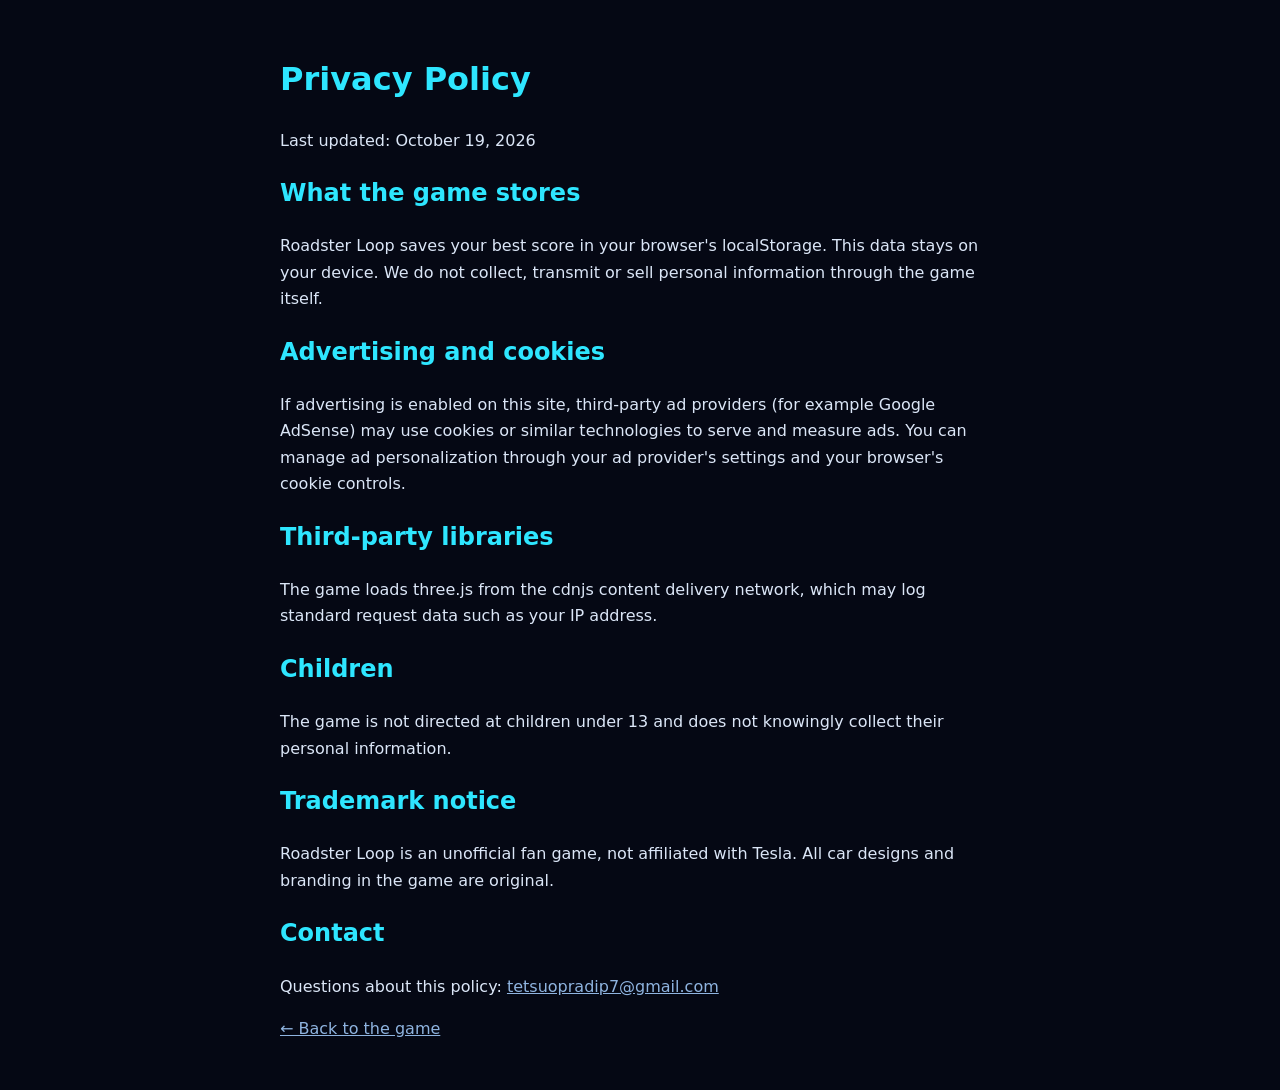
<file: privacy.html>
<!doctype html>
<html lang="en">
<head>
<meta charset="utf-8">
<meta name="viewport" content="width=device-width,initial-scale=1">
<title>Privacy Policy — Roadster Loop</title>
<style>body{font-family:system-ui,sans-serif;background:#050814;color:#dbe6f7;max-width:720px;margin:0 auto;padding:32px 20px;line-height:1.65}h1,h2{color:#2ee6ff}a{color:#8fb4e0}</style>
</head>
<body>
<h1>Privacy Policy</h1>
<p>Last updated: October 19, 2026</p>
<h2>What the game stores</h2>
<p>Roadster Loop saves your best score in your browser's localStorage. This data stays on your device. We do not collect, transmit or sell personal information through the game itself.</p>
<h2>Advertising and cookies</h2>
<p>If advertising is enabled on this site, third-party ad providers (for example Google AdSense) may use cookies or similar technologies to serve and measure ads. You can manage ad personalization through your ad provider's settings and your browser's cookie controls.</p>
<h2>Third-party libraries</h2>
<p>The game loads three.js from the cdnjs content delivery network, which may log standard request data such as your IP address.</p>
<h2>Children</h2>
<p>The game is not directed at children under 13 and does not knowingly collect their personal information.</p>
<h2>Trademark notice</h2>
<p>Roadster Loop is an unofficial fan game, not affiliated with Tesla. All car designs and branding in the game are original.</p>
<h2>Contact</h2>
<p>Questions about this policy: <a href="mailto:tetsuopradip7@gmail.com">tetsuopradip7@gmail.com</a></p>
<p><a href="index.html">← Back to the game</a></p>
</body>
</html>
</file>
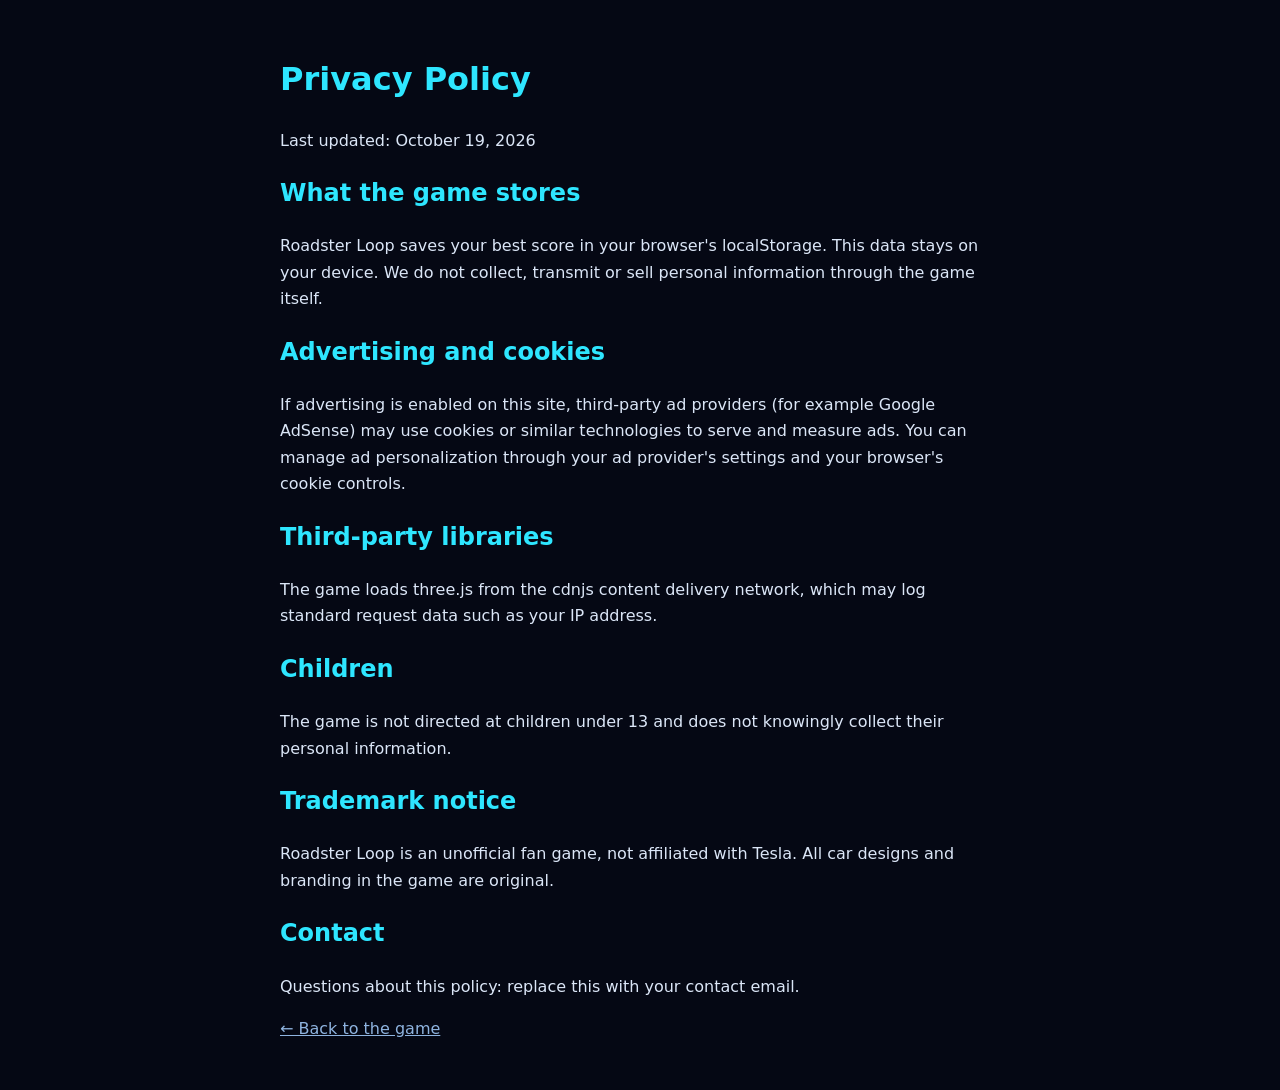
<file: roadster-loop/privacy.html>
<!doctype html>
<html lang="en">
<head>
<meta charset="utf-8">
<meta name="viewport" content="width=device-width,initial-scale=1">
<title>Privacy Policy — Roadster Loop</title>
<style>body{font-family:system-ui,sans-serif;background:#050814;color:#dbe6f7;max-width:720px;margin:0 auto;padding:32px 20px;line-height:1.65}h1,h2{color:#2ee6ff}a{color:#8fb4e0}</style>
</head>
<body>
<h1>Privacy Policy</h1>
<p>Last updated: October 19, 2026</p>
<h2>What the game stores</h2>
<p>Roadster Loop saves your best score in your browser's localStorage. This data stays on your device. We do not collect, transmit or sell personal information through the game itself.</p>
<h2>Advertising and cookies</h2>
<p>If advertising is enabled on this site, third-party ad providers (for example Google AdSense) may use cookies or similar technologies to serve and measure ads. You can manage ad personalization through your ad provider's settings and your browser's cookie controls.</p>
<h2>Third-party libraries</h2>
<p>The game loads three.js from the cdnjs content delivery network, which may log standard request data such as your IP address.</p>
<h2>Children</h2>
<p>The game is not directed at children under 13 and does not knowingly collect their personal information.</p>
<h2>Trademark notice</h2>
<p>Roadster Loop is an unofficial fan game, not affiliated with Tesla. All car designs and branding in the game are original.</p>
<h2>Contact</h2>
<p>Questions about this policy: replace this with your contact email.</p>
<p><a href="index.html">← Back to the game</a></p>
</body>
</html>
</file>
